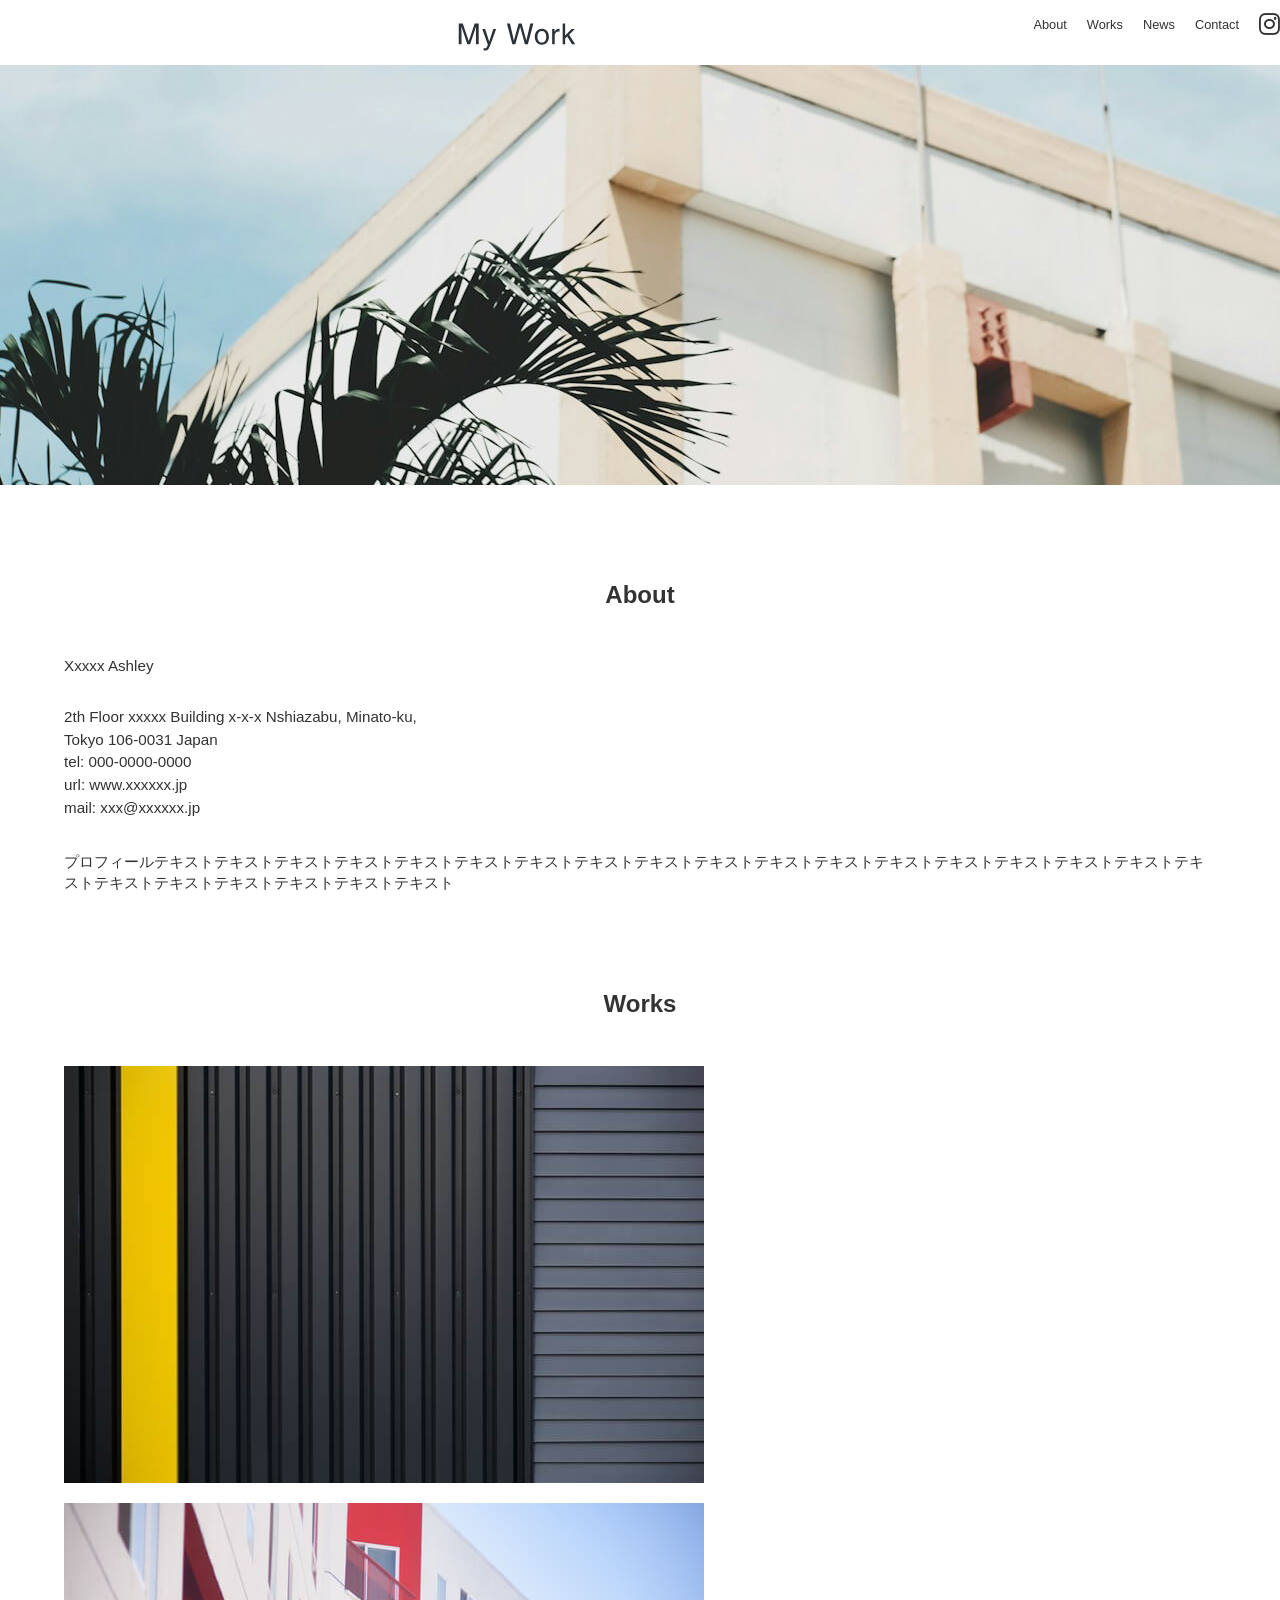
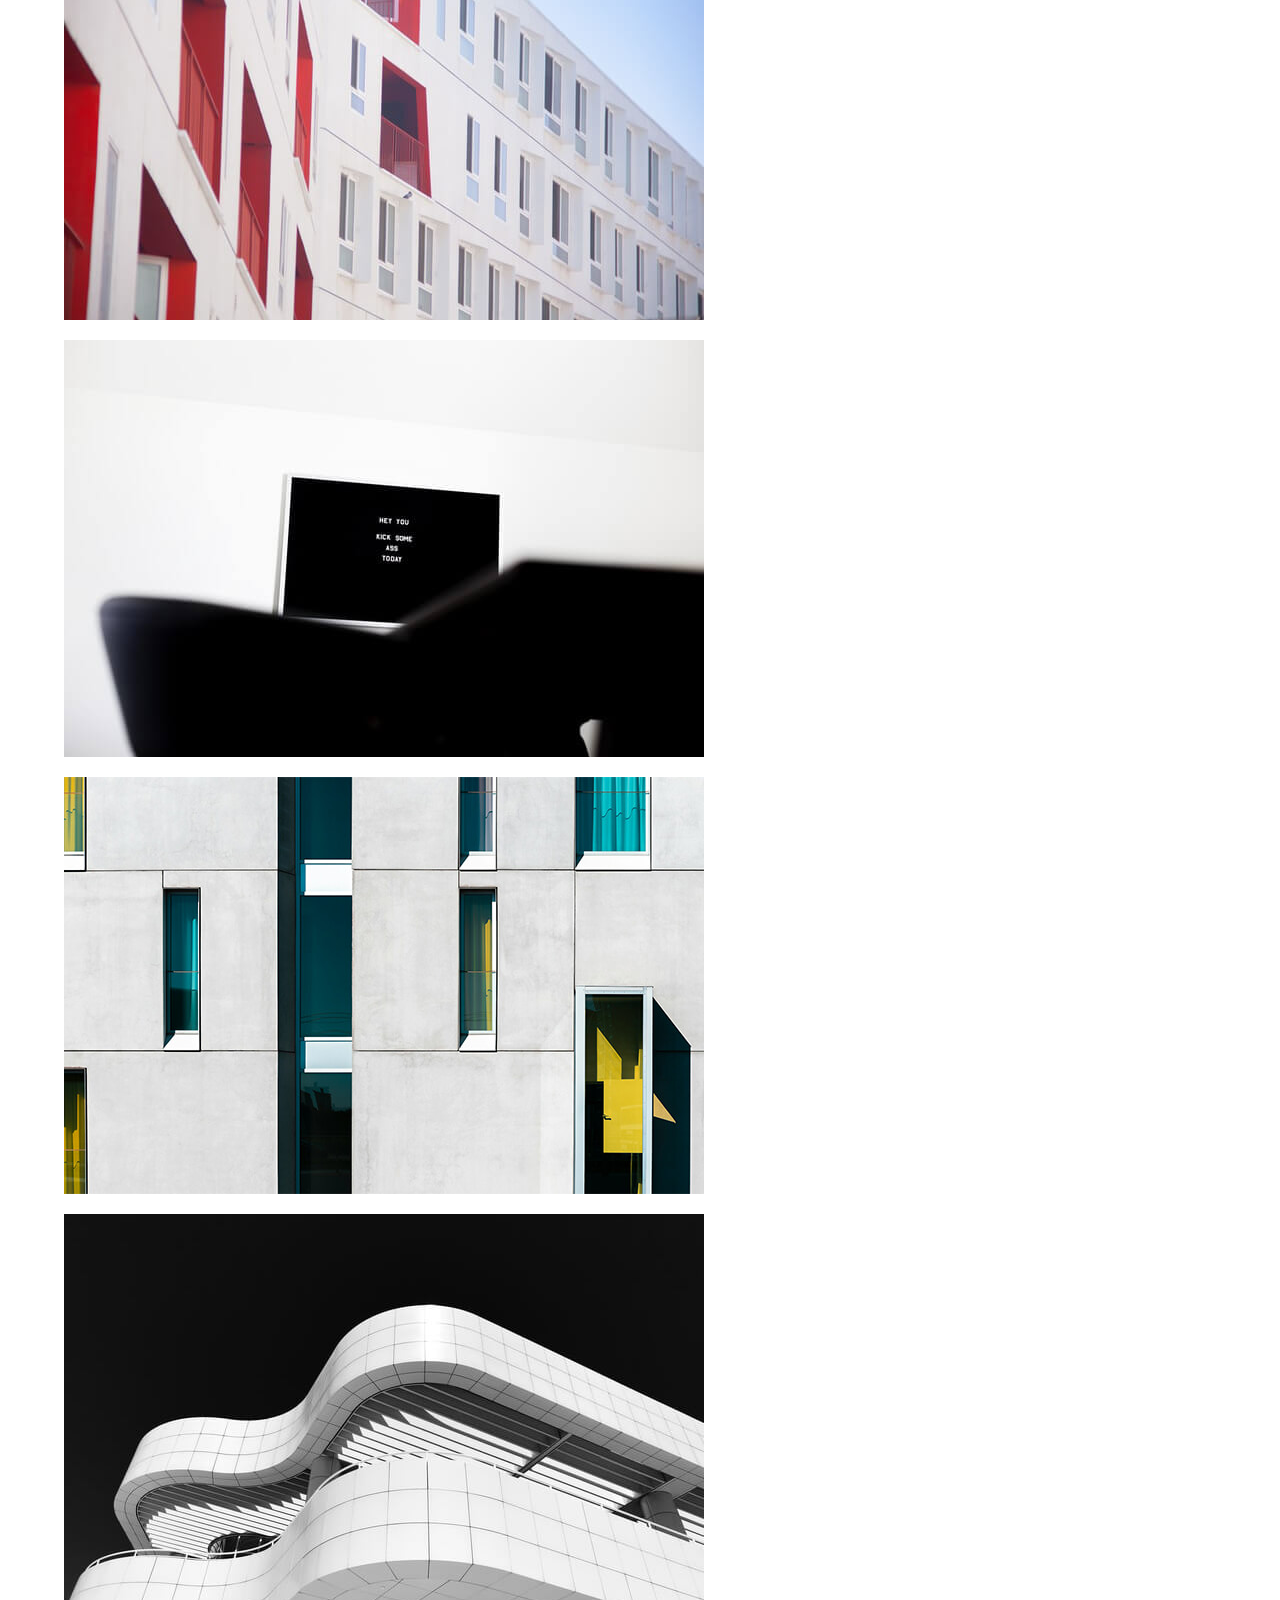
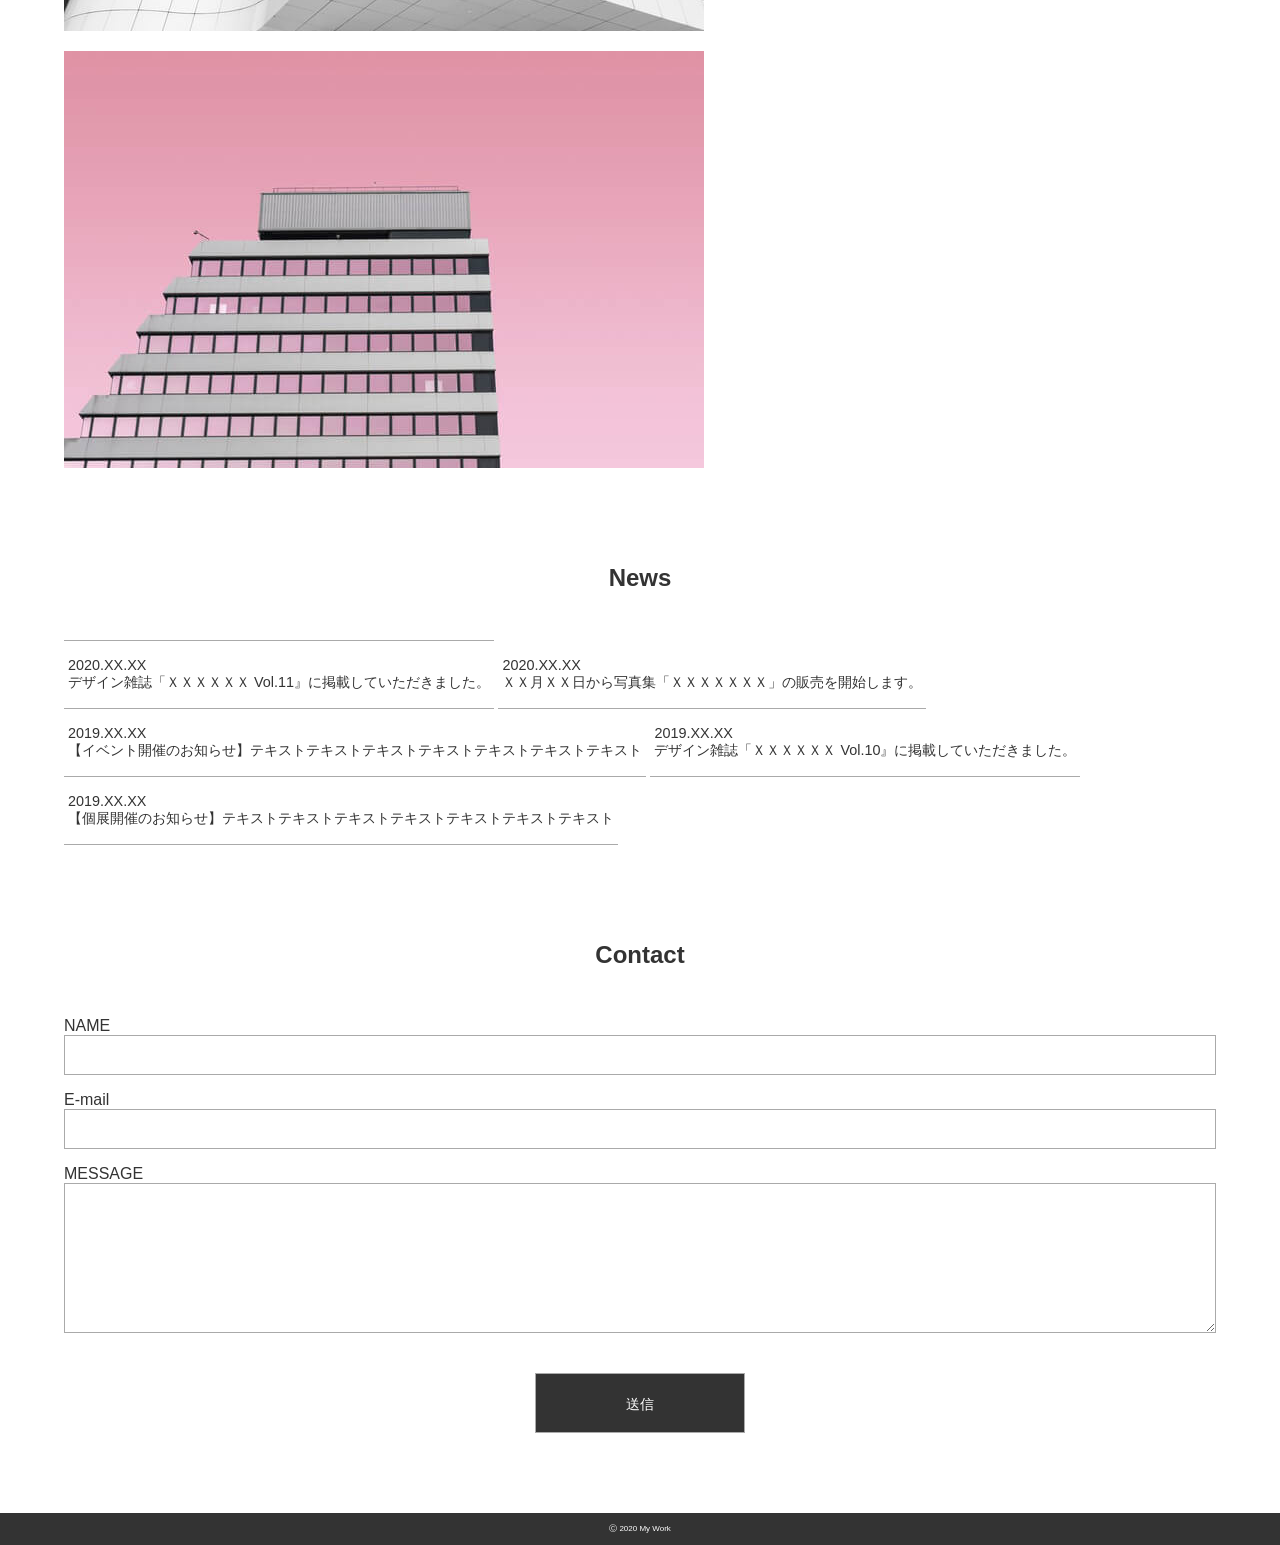
<file: begginer/My Work/index.html>
<head>
  <meta charset="UTF-8" />
  <meta name="viewport" content="width=device-width, initial-scale=1.0" />
  <title>My Work</title>
  <link rel="stylesheet" href="style.css" />
  <link rel="icon" href="img/favicon.ico" />
  <link
    rel="stylesheet"
    href="https://cdnjs.cloudflare.com/ajax/libs/font-awesome/6.0.0/css/all.min.css"
  />
</head>
<body>
  <header>
    <a class="site-title" href="#"><img src="img/logo.svg" alt="logo" /></a>
    <nav>
      <ul>
        <li><a href="#about">About</a></li>
        <li><a href="#works">Works</a></li>
        <li><a href="#news">News</a></li>
        <li><a href="#contact">Contact</a></li>
        <li>
          <a href="https://www.instagram.com" target="_blank"
            ><i class="fab fa-instagram"></i
          ></a>
        </li>
      </ul>
    </nav>
  </header>
  <picture class="main-visual">
    <source media="(min-width:600px)" srcset="img/mainvisual-pc.jpg">
    <img src="img/mainvisual-sp.jpg" alt="main-visual" />
  </picture>
  <main>
    <section id="about">
      <div class="container">
        <div class="section-title">About</div>
        <div class="who">Xxxxx Ashley</div>
        <div class="information">
          <p>
            2th Floor xxxxx Building x-x-x Nshiazabu, Minato-ku,<br>Tokyo 106-0031
            Japan
          </p>
          <p>tel: 000-0000-0000</p>
          <p>url: www.xxxxxx.jp</p>
          <p>mail: xxx@xxxxxx.jp</p>
        </div>
        <div class="profile-text">
          プロフィールテキストテキストテキストテキストテキストテキストテキストテキストテキストテキストテキストテキストテキストテキストテキストテキストテキストテキストテキストテキストテキストテキストテキストテキスト
        </div>
      </div>
    </section>
    <section id="works">
      <div class="container">
        <div class="section-title">
          Works
        </div>
        <div class="photos">
          <div class="work">
            <img src="img/works1.jpg" alt="photo1" />
          </div>
          <div class="work">
            <img src="img/works2.jpg" alt="photo2" />
          </div>
          <div class="work">
            <img src="img/works3.jpg" alt="photo3" />
          </div>
          <div class="work">
            <img src="img/works4.jpg" alt="photo4" />
          </div>
          <div class="work">
            <img src="img/works5.jpg" alt="photo5" />
          </div>
          <div class="work">
            <img src="img/works6.jpg" alt="photo6" />
          </div>
        </div>
    </section>
    <section id="News">
      <div class="section-title">
        News
      </div>
      <div class="contents">
        <div class="news">
          <div class="date">
            2020.XX.XX
          </div>
          <div class="text">
            デザイン雑誌「ＸＸＸＸＸＸ Vol.11』に掲載していただきました。
          </div>
        </div>
        <div class="news">
          <div class="date">
            2020.XX.XX
          </div>
          <div class="text">
            ＸＸ月ＸＸ日から写真集「ＸＸＸＸＸＸＸ」の販売を開始します。
          </div>
        </div>
        <div class="news">
          <div class="date">
            2019.XX.XX
          </div>
          <div class="text">
            【イベント開催のお知らせ】テキストテキストテキストテキストテキストテキストテキスト
          </div>
        </div>
        <div class="news">
          <div class="date">
            2019.XX.XX
          </div>
          <div class="text">
            デザイン雑誌「ＸＸＸＸＸＸ Vol.10』に掲載していただきました。
          </div>
        </div>
        <div class="news">
          <div class="date">
            2019.XX.XX
          </div>
          <div class="text">
            【個展開催のお知らせ】テキストテキストテキストテキストテキストテキストテキスト
          </div>
        </div>
      </div>
    </section>
  </main>
  <section class="contact">
    <div class="section-title">
      Contact
    </div>
    <div class="forms">
      <div class="name">
        <div class="title">
          NAME
        </div>
        <input type="text" name="name"/>
      </div>
      <div class="email">
        <div class="title">
          E-mail
        </div>
        <input type="email" name="e-mail"/>
      </div>
      <div class="message">
        <div class="title">
          MESSAGE
        </div>
        <textarea name="message"></textarea>
      </div>
      <div class="submit">
        <input type="submit" value="送信" />
      </div>
    </div>
  </section>
  <footer>
    <p>Ⓒ 2020 My Work</p>
  </footer>
</body>
</file>
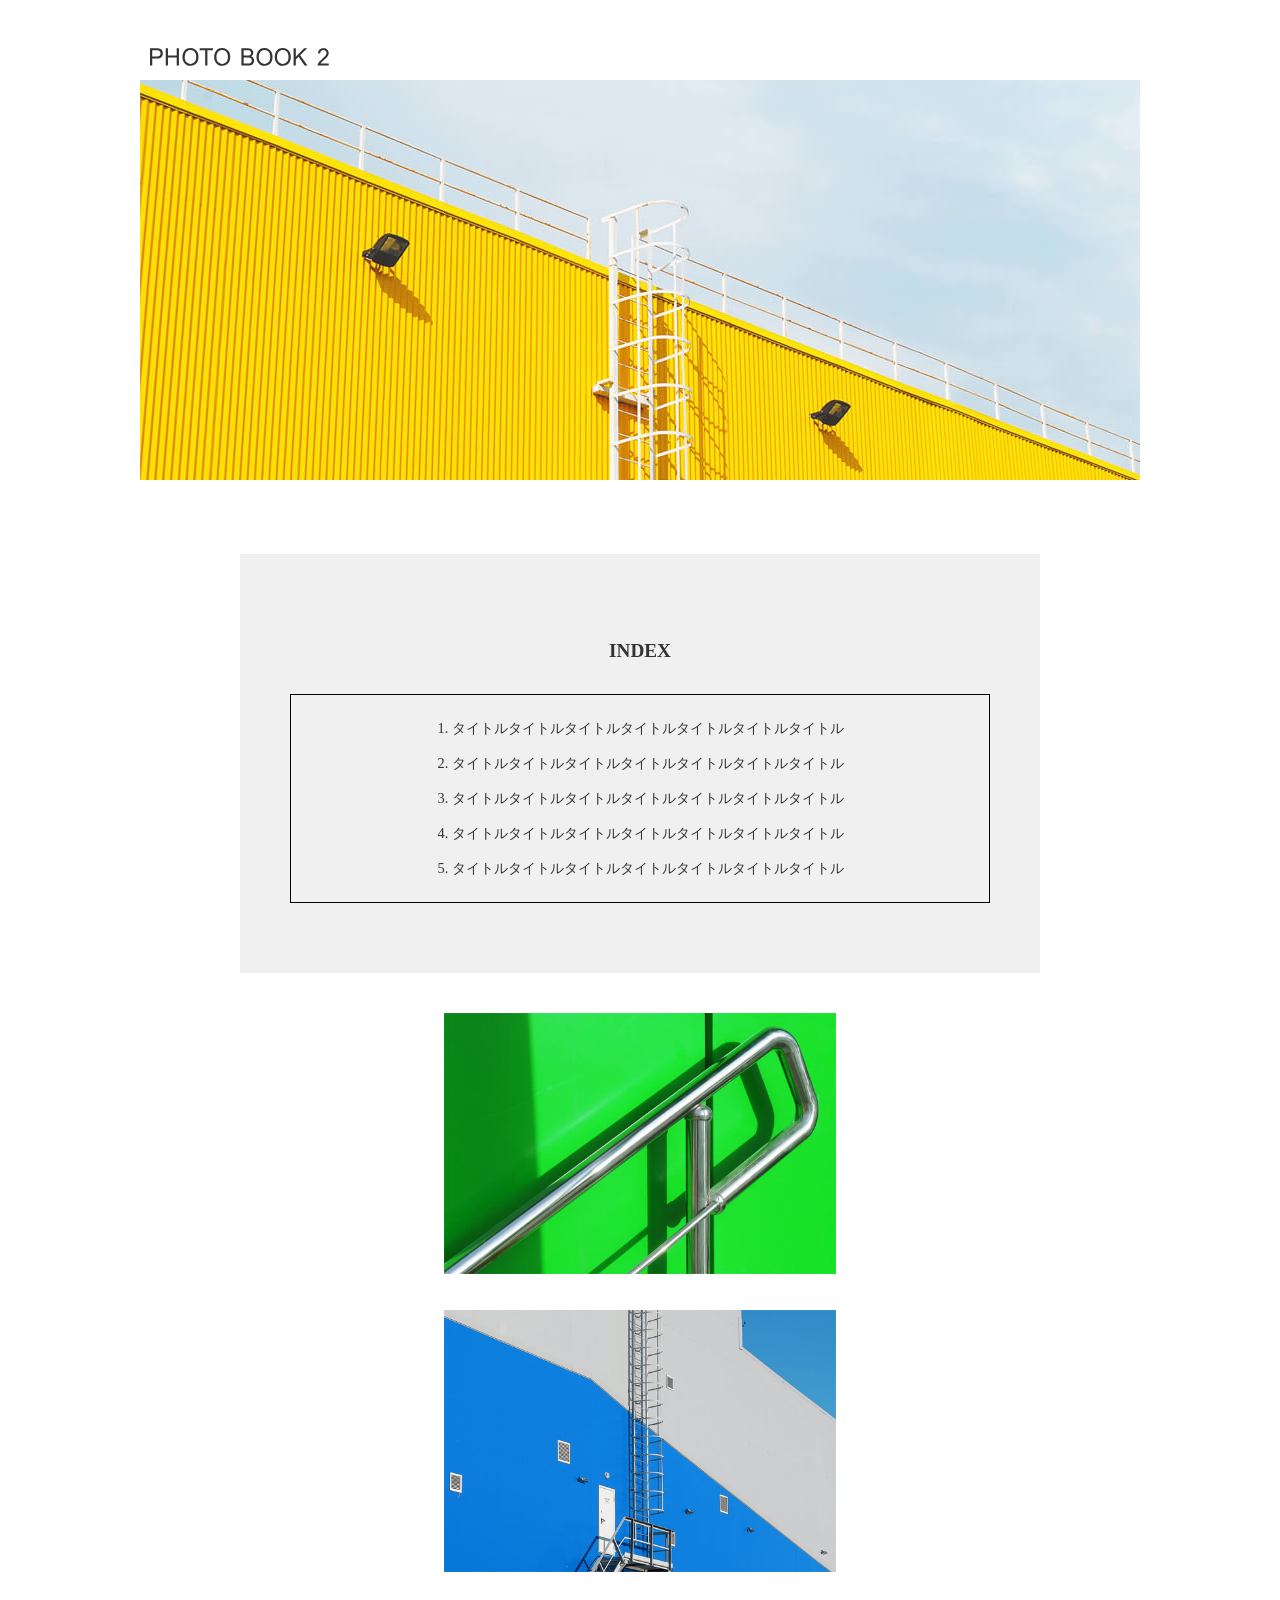
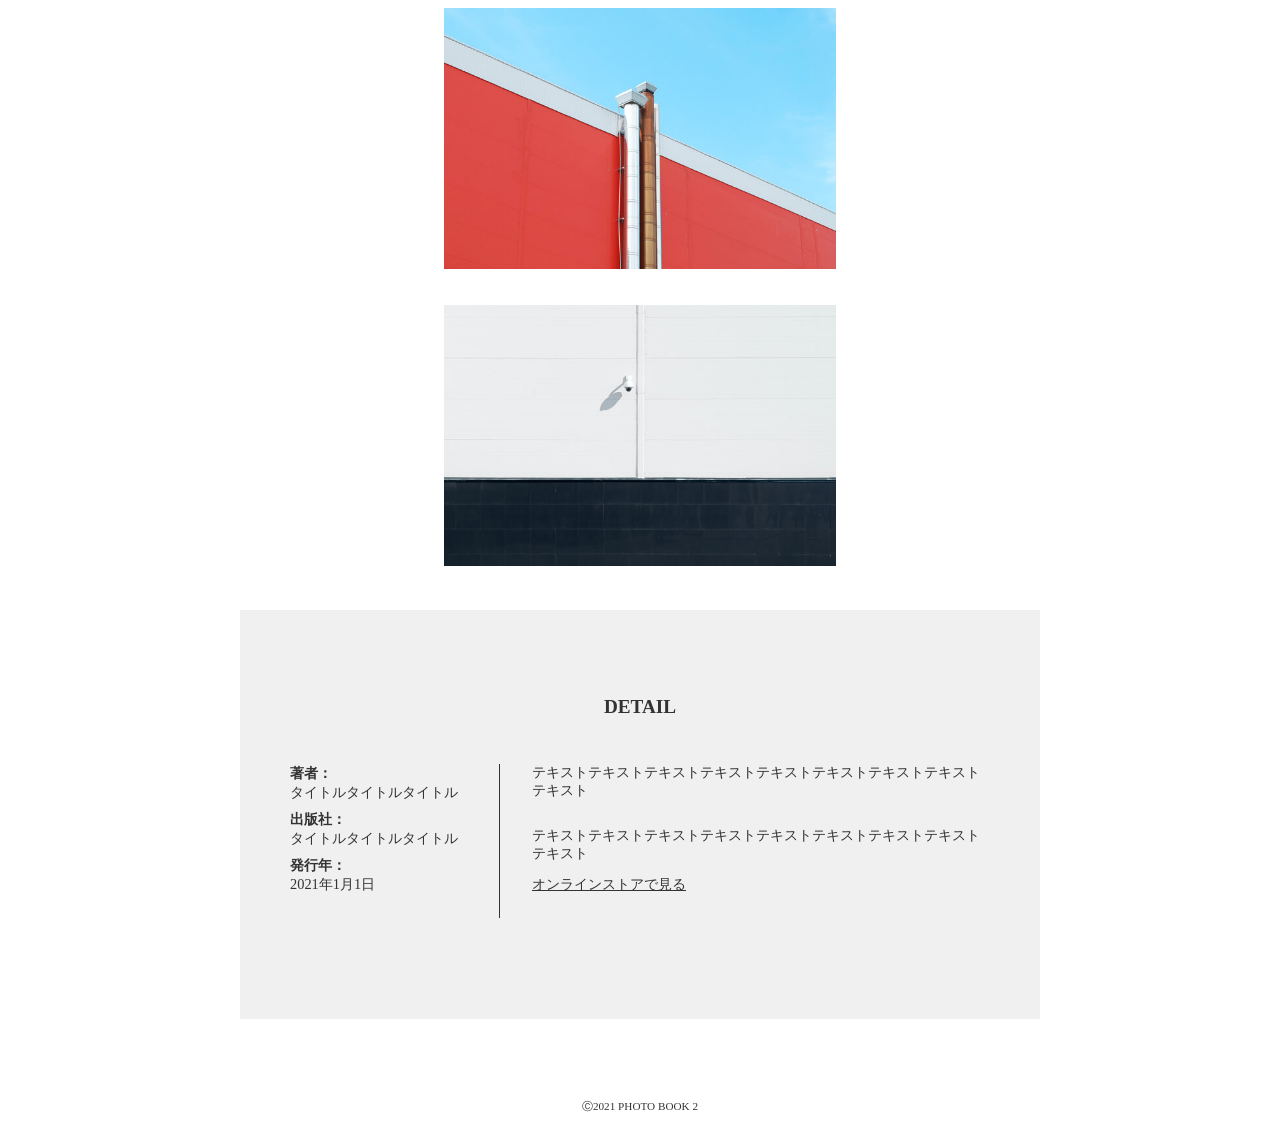
<file: introduction/PHOTO BOOK 2/index.html>
<!doctype html>
<html lang="ja">
  <head>
    <meta charset="UTF-8" />
    <meta name="viewport" content="width=device-width, initial-scale=1.0" />
    <title>PHOTO BOOK 2</title>
    <link rel="stylesheet" href="style.css" />
    <link rel="icon" href="img/favicon.ico" />
  </head>
  <body>
    <div class="container">
      <header>
        <a href="#">
          <img src="img/logo.svg" alt="logo" />
        </a>
      </header>
      <div class="main-visual">
        <img src="img/mainvisual.jpg" alt="Main Visual" />
      </div>
      <section class="index">
        <div class="inner">
          <h2 class="section-title">INDEX</h2>
          <div class="index-list">
            <ol>
              <li>タイトルタイトルタイトルタイトルタイトルタイトルタイトル</li>
              <li>タイトルタイトルタイトルタイトルタイトルタイトルタイトル</li>
              <li>タイトルタイトルタイトルタイトルタイトルタイトルタイトル</li>
              <li>タイトルタイトルタイトルタイトルタイトルタイトルタイトル</li>
              <li>タイトルタイトルタイトルタイトルタイトルタイトルタイトル</li>
            </ol>
          </div>
        </div>
      </section>
      <section class="gallery">
        <div class="inner">
          <div class="photos">
            <div class="photo">
              <img src="img/photo1.jpg" alt="Photo 1" />
            </div>
            <div class="photo">
              <img src="img/photo2.jpg" alt="Photo 2" />
            </div>
            <div class="photo">
              <img src="img/photo3.jpg" alt="Photo 3" />
            </div>
            <div class="photo">
              <img src="img/photo4.jpg" alt="Photo 4" />
            </div>
          </div>
        </div>
      </section>
      <section class="detail">
        <div class="inner">
          <h2 class="section-title">DETAIL</h2>
          <div class="detail-container">
            <div class="detail-meta">
              <dl class="info-list">
                <dt>著者：</dt>
                <dd>タイトルタイトルタイトル</dd>
                <dt>出版社：</dt>
                <dd>タイトルタイトルタイトル</dd>
                <dt>発行年：</dt>
                <dd>2021年1月1日</dd>
              </dl>
            </div>
            <div class="detail-text">
              <p>
                テキストテキストテキストテキストテキストテキストテキストテキストテキスト
              </p>
              <p>
                テキストテキストテキストテキストテキストテキストテキストテキストテキスト
              </p>
              <a href="#">オンラインストアで見る</a>
            </div>
          </div>
        </div>
      </section>
      <footer>Ⓒ2021 PHOTO BOOK 2</footer>
    </div>
  </body>
</html>
</file>
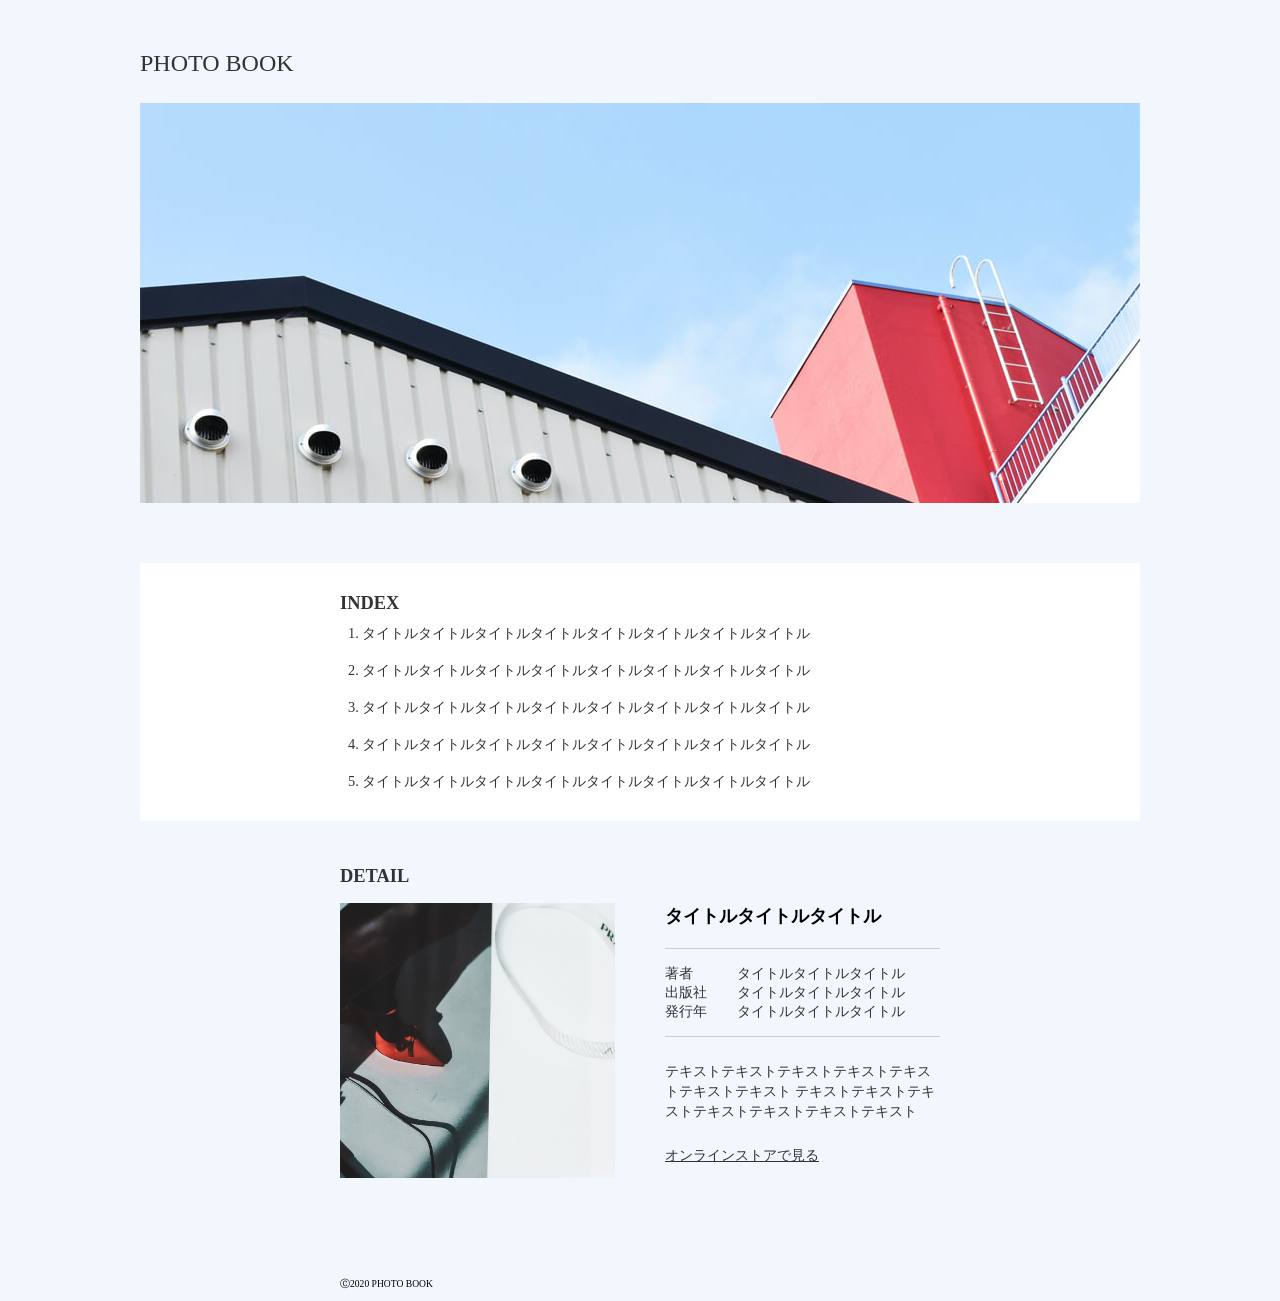
<file: introduction/PHOTO BOOK/index.html>
<html>
  <head>
    <title>PHOTO BOOK</title>
    <meta charset="UTF-8" />
    <meta name="viewport" content="width=device-width, initial-scale=1.0" />
    <link rel="stylesheet" href="style.css" />
    <link rel="icon" href="img/favicon.ico" />
  </head>
  <body>
    <header>
      <h1>PHOTO BOOK</h1>
    </header>
    <div class="main-visual">
      <img src="img/mainvisual.jpg" alt="メインビジュアル" />
    </div>
    <section class="index">
      <div class="index-content">
        <div class="section-title">
          <h2>INDEX</h2>
        </div>
        <ol class="index-list">
          <li>
            タイトルタイトルタイトルタイトルタイトルタイトルタイトルタイトル
          </li>
          <li>
            タイトルタイトルタイトルタイトルタイトルタイトルタイトルタイトル
          </li>
          <li>
            タイトルタイトルタイトルタイトルタイトルタイトルタイトルタイトル
          </li>
          <li>
            タイトルタイトルタイトルタイトルタイトルタイトルタイトルタイトル
          </li>
          <li>
            タイトルタイトルタイトルタイトルタイトルタイトルタイトルタイトル
          </li>
        </ol>
      </div>
    </section>
    <section class="detail">
      <h2 class="detail-title">DETAIL</h2>
      <div class="detail-content">
        <div class="detail-img">
          <img src="img/detail.jpg" alt="detail画像" />
        </div>
        <div class="information">
          <h2 class="sub-title">タイトルタイトルタイトル</h2>
          <div class="detail-information">
            <ul class="item">
              <li>著者</li>
              <li>出版社</li>
              <li>発行年</li>
            </ul>
            <ul class="content">
              <li>タイトルタイトルタイトル</li>
              <li>タイトルタイトルタイトル</li>
              <li>タイトルタイトルタイトル</li>
            </ul>
          </div>
          <div class="many-text">
            <p>
              テキストテキストテキストテキストテキストテキストテキスト
              テキストテキストテキストテキストテキストテキストテキスト
            </p>
          </div>
          <a href="#" target="_blank" class="online-store"
            >オンラインストアで見る</a
          >
        </div>
      </div>
    </section>
    <footer>Ⓒ2020 PHOTO BOOK</footer>
  </body>
</html>
</file>
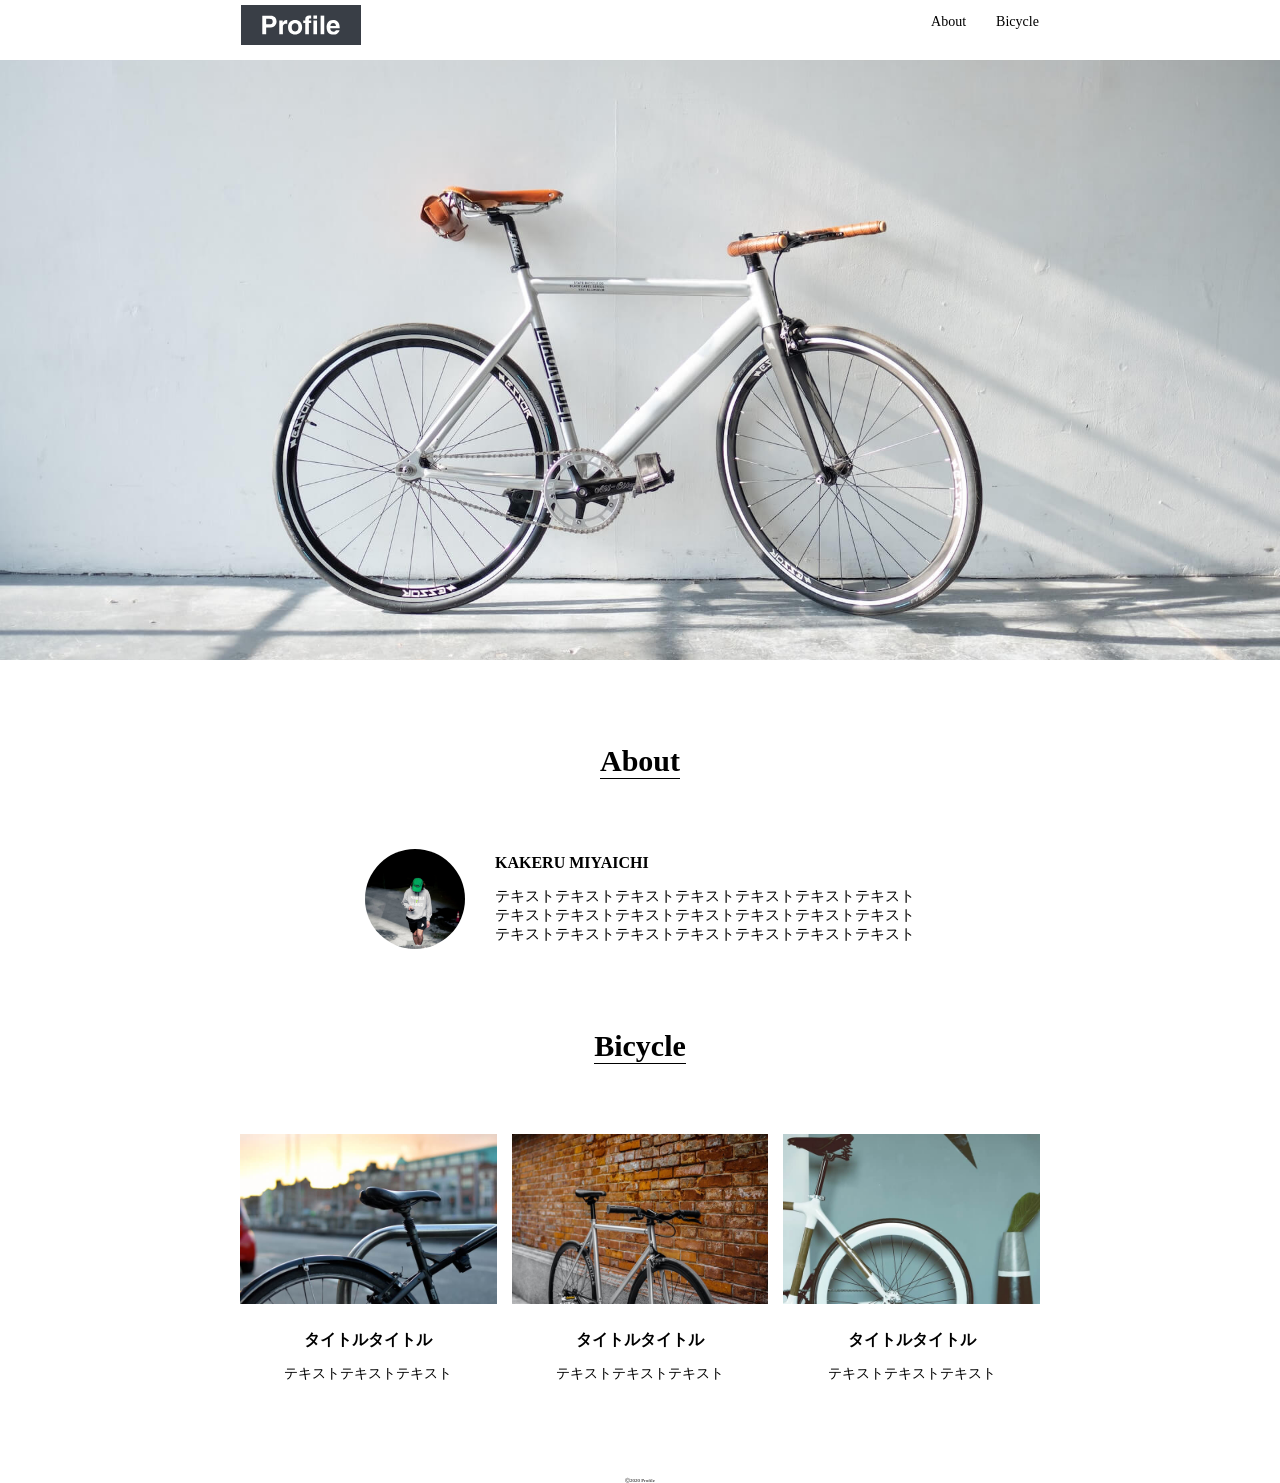
<file: introduction/profile_bicycle/index.html>
<!doctype html>
<html>
  <head>
    <meta charset="UTF-8" />
    <meta name="viewport" content="width=device-width, initial-scale=1.0" />
    <title>Profile</title>
    <link rel="stylesheet" href="style.css" />
    <link rel="icon" href="img/favicon.ico" />
  </head>
  <body>
    <header>
      <div class="container">
        <nav>
          <a href="#">
            <img class="logo" src="img/logo.svg" alt="" />
          </a>
          <ul>
            <li><a href="#about">About</a></li>
            <li><a href="#bicycle">Bicycle</a></li>
          </ul>
        </nav>
      </div>
    </header>
    <div class="main">
      <img class="main_visual" src="img/mainvisual.jpg" alt="" />
      <div class="about" id="about">
        <h2>About</h2>
        <div class="about-content">
          <img src="img/about.jpg" alt="" />
          <div class="about-text">
            <div class="name">KAKERU MIYAICHI</div>
            <div class="text">
              テキストテキストテキストテキストテキストテキストテキストテキストテキストテキストテキストテキストテキストテキストテキストテキストテキストテキストテキストテキストテキスト
            </div>
          </div>
        </div>
      </div>
      <div class="bicycle" id="bicycle">
        <h2>Bicycle</h2>
        <div class="pictures">
          <div class="picture">
            <img src="img/bicycle1.jpg" alt="" />
            <div class="text">
              <h3>タイトルタイトル</h3>
              <p>テキストテキストテキスト</p>
            </div>
          </div>
          <div class="picture">
            <img src="img/bicycle2.jpg" alt="" />
            <div class="text">
              <h3>タイトルタイトル</h3>
              <p>テキストテキストテキスト</p>
            </div>
          </div>
          <div class="picture">
            <img src="img/bicycle3.jpg" alt="" />
            <div class="text">
              <h3>タイトルタイトル</h3>
              <p>テキストテキストテキスト</p>
            </div>
          </div>
        </div>
      </div>
    </div>
    <footer>Ⓒ2020 Profile</footer>
  </body>
</html>
</file>
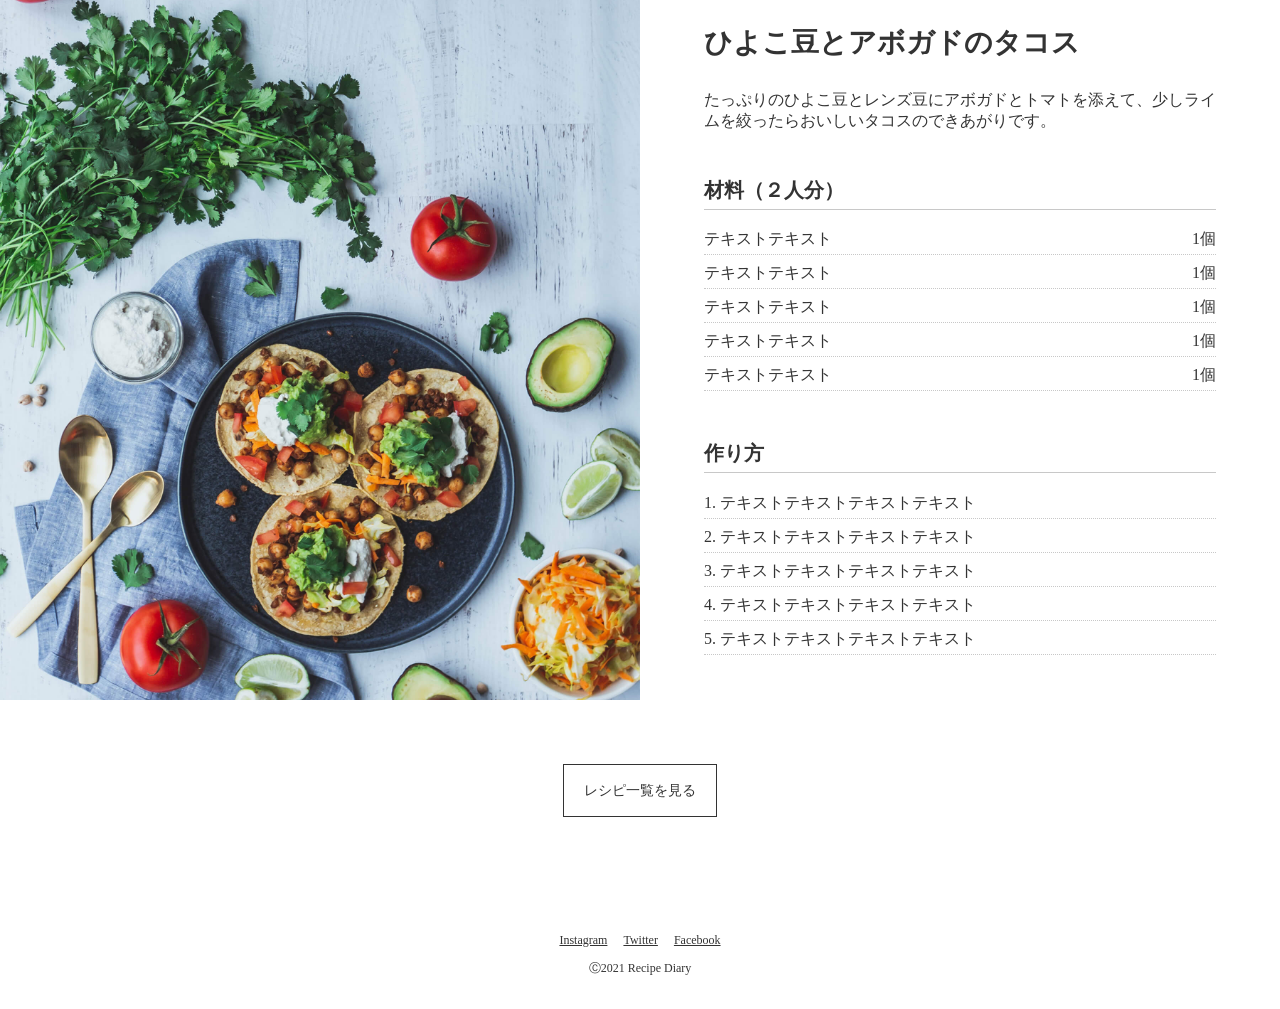
<file: introduction/Recipe Diary 2/index.html>
<!doctype html>
<html lang="ja">
  <head>
    <meta charset="UTF-8" />
    <meta name="viewport" content="width=device-width, initial-scale=1.0" />
    <title>Recipe Diary</title>
    <link rel="stylesheet" href="style.css" />
    <link rel="icon" href="img/favicon.ico" />
  </head>
  <body>
    <div class="main-content">
      <header>
        <img src="img/recipe.jpg" alt="recipe-image" class="recipe-photo" />
      </header>
      <div class="content">
        <section class="title-section">
          <div class="title">ひよこ豆とアボガドのタコス</div>
          <p>
            たっぷりのひよこ豆とレンズ豆にアボガドとトマトを添えて、少しライムを絞ったらおいしいタコスのできあがりです。
          </p>
        </section>
        <section class="ingredients-section">
          <div class="title">材料（２人分）</div>
          <ul class="ingredients-list">
            <li>
              <span class="name">テキストテキスト</span>
              <span class="quantity">1個</span>
            </li>
            <li>
              <span class="name">テキストテキスト</span>
              <span class="quantity">1個</span>
            </li>
            <li>
              <span class="name">テキストテキスト</span>
              <span class="quantity">1個</span>
            </li>
            <li>
              <span class="name">テキストテキスト</span>
              <span class="quantity">1個</span>
            </li>
            <li>
              <span class="name">テキストテキスト</span>
              <span class="quantity">1個</span>
            </li>
          </ul>
        </section>
        <section class="how-to-section">
          <div class="title">作り方</div>
          <ol class="text">
            <li>テキストテキストテキストテキスト</li>
            <li>テキストテキストテキストテキスト</li>
            <li>テキストテキストテキストテキスト</li>
            <li>テキストテキストテキストテキスト</li>
            <li>テキストテキストテキストテキスト</li>
          </ol>
        </section>
      </div>
    </div>
    <div class="recipe-btn">
      <a href="..\Recipe Diary\index.html">レシピ一覧を見る</a>
    </div>
    <footer>
      <div class="sns">
        <div class="btn">
          <a href="#">Instagram</a>
          <a href="#">Twitter</a>
          <a href="#">Facebook</a>
        </div>
      </div>
      <p>Ⓒ2021 Recipe Diary</p>
    </footer>
  </body>
</html>
</file>
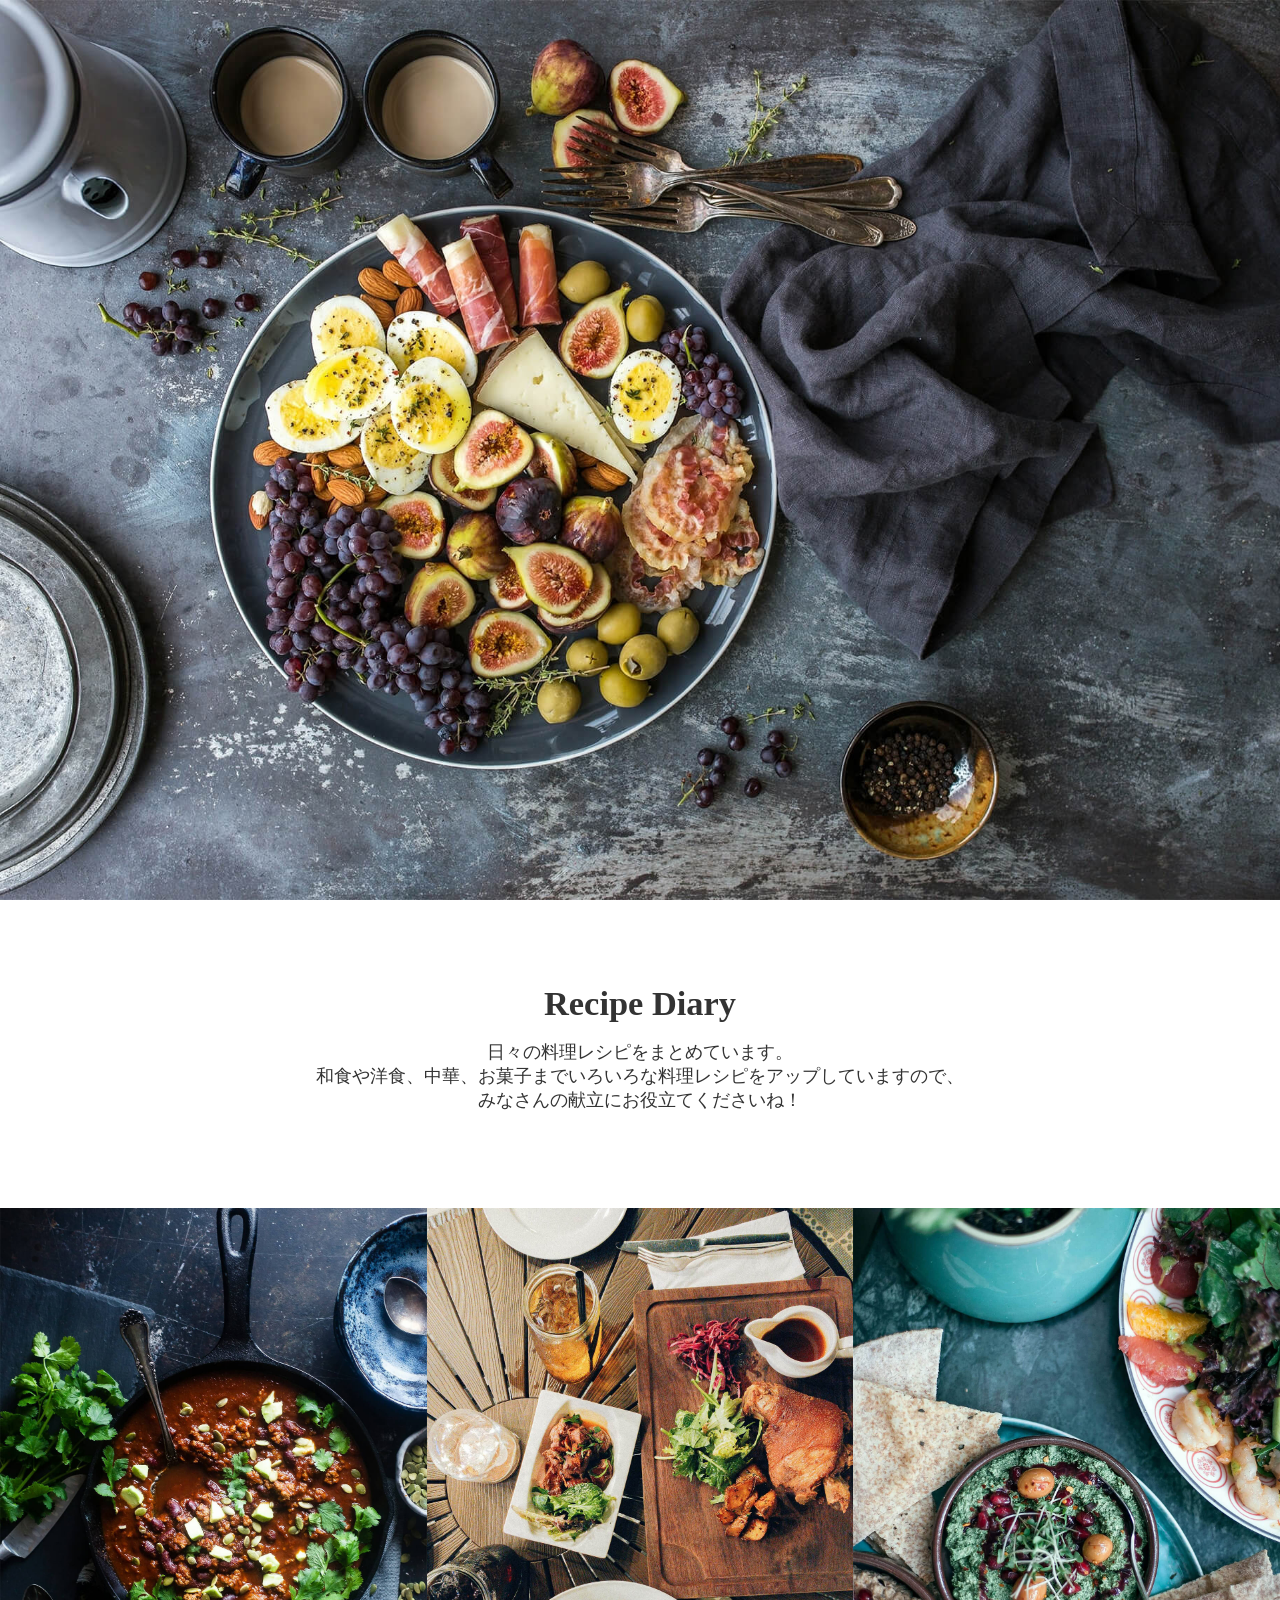
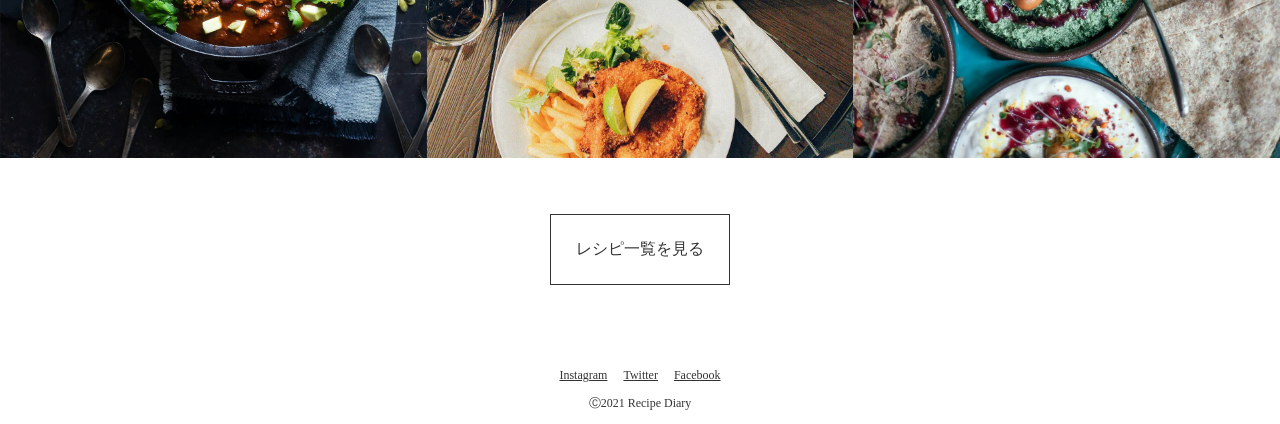
<file: introduction/Recipe Diary/index.html>
<!doctype html>
<html lang="ja">
  <head>
    <meta charset="UTF-8" />
    <meta name="viewport" content="width=device-width, initial-scale=1.0" />
    <title>Recipe Diary</title>
    <link rel="stylesheet" href="style.css" />
    <link rel="icon" href="img/favicon.ico" />
  </head>
  <body>
    <header>
      <img src="img/mainvisual.jpg" alt="main-visual" class="main-visual" />
    </header>
    <section class="main">
      <div class="container">
        <div class="title">Recipe Diary</div>
        <div class="comment">
          日々の料理レシピをまとめています。<br />
          和食や洋食、中華、お菓子までいろいろな料理レシピをアップしていますので、<br />
          みなさんの献立にお役立てくださいね！
        </div>
      </div>
    </section>
    <section class="photos">
      <div class="photo"><img src="img/recipe1.jpg" alt="recipe1" /></div>
      <div class="photo"><img src="img/recipe2.jpg" alt="recipe2" /></div>
      <div class="photo"><img src="img/recipe3.jpg" alt="recipe3" /></div>
    </section>
    <div class="recipe">
      <a href="#">レシピ一覧を見る</a>
    </div>
    <footer>
      <div class="sns">
        <div class="buttons">
          <div class="Instagram"><a href="#">Instagram</a></div>
          <div class="Twitter"><a href="#">Twitter</a></div>
          <div class="" Facebook><a href="#">Facebook</a></div>
        </div>
      </div>
      <p>Ⓒ2021 Recipe Diary</p>
    </footer>
  </body>
</html>
</file>
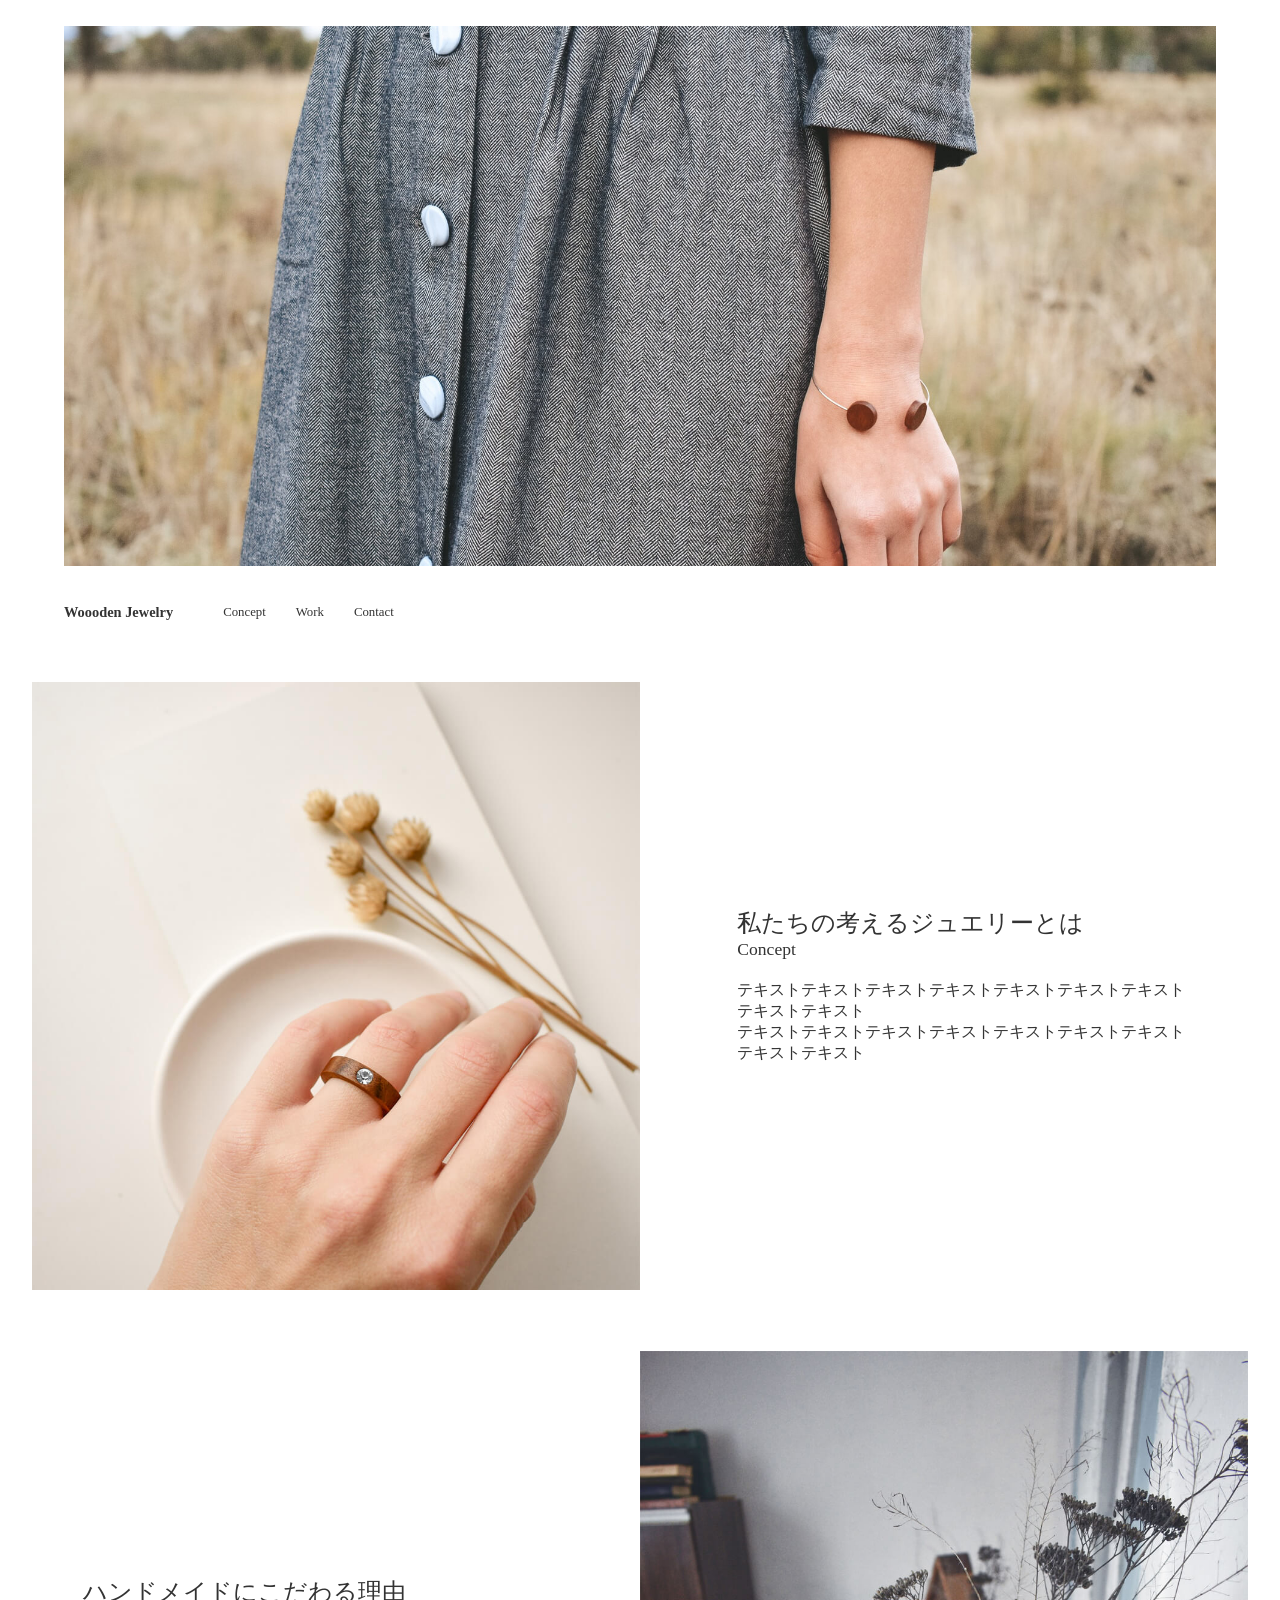
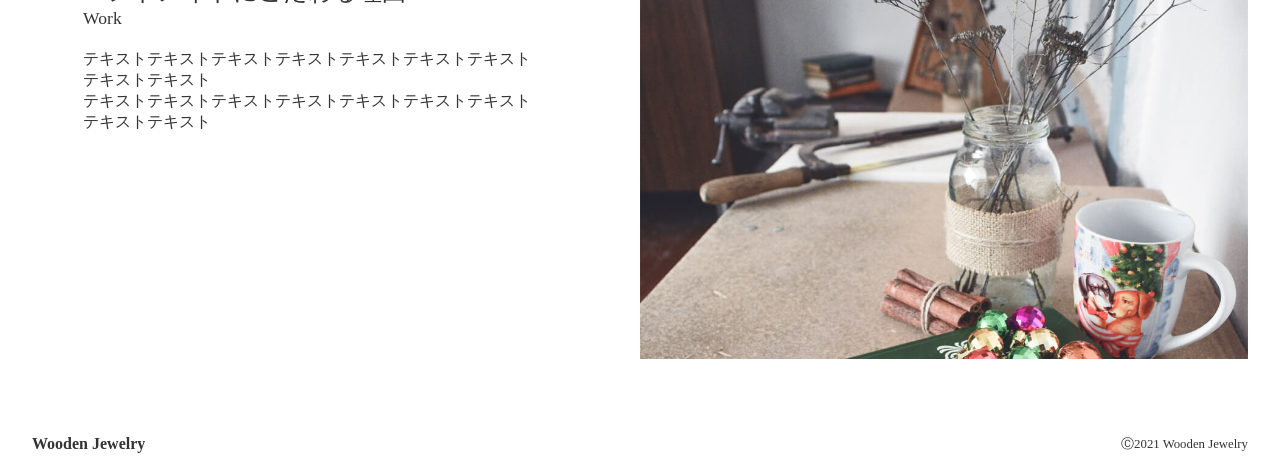
<file: introduction/Wooden Jewelry/index.html>
<head>
  <meta charset="UTF-8" />
  <meta name="viewport" content="width=device-width, initial-scale=1.0" />
  <title>Wooden Jewelry</title>
  <link rel="stylesheet" href="style.css" />
  <link rel="icon" href="img/favicon.ico" />
</head>
<body>
  <img src="img/mainvisual.jpg" class="main-visual" alt="main-visual" />
  <header>
    <a href="#" class="head">Woooden Jewelry</a>
    <div class="btns">
      <a href="#concept">Concept</a>
      <a href="#work">Work</a>
      <a href="mailto:xxxxx@xxx.xxx?subject=お問い合わせ">Contact</a>
    </div>
  </header>
  <div class="main">
    <section id="concept">
      <img src="img/concept.jpg" alt="concept-photo" />
      <div class="contents">
        <div class="title">私たちの考えるジュエリーとは</div>
        <div class="sub-title">Concept</div>
        <p>
          テキストテキストテキストテキストテキストテキストテキストテキストテキスト
        </p>
        <p>
          テキストテキストテキストテキストテキストテキストテキストテキストテキスト
        </p>
      </div>
    </section>
    <section id="work">
      <img src="img/work.jpg" alt="work-photo" />
      <div class="contents">
        <div class="title">ハンドメイドにこだわる理由</div>
        <div class="sub-title">Work</div>
        <p>
          テキストテキストテキストテキストテキストテキストテキストテキストテキスト
        </p>
        <p>
          テキストテキストテキストテキストテキストテキストテキストテキストテキスト
        </p>
      </div>
    </section>
  </div>
  <footer>
    <p class="left">Wooden Jewelry</p>
    <p class="right">Ⓒ2021 Wooden Jewelry</p>
  </footer>
</body>
</file>
<file: begginer/My Work/style.css>
* {
  box-sizing: border-box;
}
html {
  font-size: 100%;
}
img {
  max-width: 100%;
  margin: 0;
}
body {
  color: #333333;
  font-family: "Arial", sans-serif;
  margin: 0;
  padding: 0;
}
li {
  list-style: none;
  margin: 0;
  padding: 0;
}
p {
  margin: 0;
}
header {
  display: flex;
  justify-content: center;
  flex-direction: column;
}
header a {
  margin: 1rem auto 0.8rem auto;
}
header nav ul {
  display: flex;
  justify-content: center;
  align-items: center;
  gap: 20px;
  margin: 0 0 1rem 0;
  padding: 0;
}
header nav ul li a {
  color: #333333;
  text-decoration: none;
  font-size: 0.8rem;
}
header nav ul li a:hover {
  opacity: 0.7;
}
header nav ul li i {
  font-size: 1.5rem;
}
.main-visual img {
  width: 100%;
  height: 420px;
  object-fit: cover;
}
.container {
  width: 90%;
  margin: 0 auto;
  font-size: 0.95rem;
}
.section-title {
  font-weight: bold;
  font-size: 1.5rem;
  margin: 6rem 0 3rem 0;
  text-align: center;
}
.who {
  margin-bottom: 2rem;
}
.information {
  margin-bottom: 2rem;
}
.information p {
  line-height: 1.5;
}
.photos {
  display: flex;
  flex-direction: column;
  gap: 20px;
}
.contents {
  width: 90%;
  margin: 0 auto;
}
.news {
  display: inline-block;
  border-bottom: 1px solid #aaaaaa;
  padding: 1rem 0.25rem;
  font-size: 0.9rem;
}
.news:first-child {
  border-top: 1px solid #aaaaaa;
}
.forms {
  width: 90%;
  margin: 0 auto;
}
input {
  width: 100%;
  height: 40px;
  padding: 0.5rem;
  border: 1px solid #aaaaaa;
  margin-bottom: 1rem;
}
textarea {
  width: 100%;
  height: 150px;
  padding: 0.5rem;
  border: 1px solid #aaaaaa;
}
.submit input {
  display: block;
  width: 210px;
  height: 60px;
  background-color: #333333;
  color: white;
  padding: 0 40px;
  cursor: pointer;
  margin: 40px auto 80px auto;
  line-height: 60px;
  text-align: center;
  font-size: 0.9rem;
}
.submit input:hover {
  background-color: white;
  color: #333333;
  border: 1px solid #333333;
}
footer {
  background-color: #333333;
  color: white;
  text-align: center;
  padding: 0.65rem;
  font-size: 0.5rem;
}
@media (min-width: 600px) {
  header {
    flex-direction: row;
    align-items: center;
    justify-content: space-between;
  }
}
</file>
<file: introduction/PHOTO BOOK 2/style.css>
* {
  box-sizing: border-box;
}
html {
  font-size: 100%;
}
body {
  color: #333;
  margin: 0;
}
img {
  max-width: 100%;
}
header a {
  text-decoration: none;
  color: inherit;
}
.container {
  width: 100%;
  max-width: 1000px;
  margin: 0 auto;
}
.inner {
  width: 90%;
  max-width: 900px;
  margin: 0 auto;
  background-color: #f0f0f0;
  padding: 7% 5%;
  margin-bottom: 2.5rem;
}
header {
  width: 45%;
  max-width: 180px;
  margin: 3rem 0.65rem 0.65rem;
}
.main-visual {
  margin-bottom: 70px;
}
.gallery .inner {
  background-color: white;
  margin-bottom: 1.5rem;
  padding: 0;
}
.section-title {
  text-align: center;
  font-size: 1.2rem;
  margin-bottom: 2rem;
}
.index-list {
  width: 100%;
  text-align: left;
  padding: 1rem 0.8rem;
  font-size: 0.9rem;
  border: 1px solid black;
}
.index-list ol {
  text-align: left;
  display: block;
  padding: 0 0 0 1rem;
  gap: 1rem;
}
.index-list ol li {
  margin-bottom: 1rem;
}
.index-list ol li:last-child {
  margin-bottom: 0;
}
.photos {
  display: flex;
  flex-direction: column;
  align-items: center;
}
.photo {
  margin-bottom: 1rem;
  width: 80%;
}
@media (max-width: 768px) {
  .photo {
    width: 100%;
  }
}
.detail-meta {
  padding-bottom: 1rem;
}
.info-list {
  font-size: 0.9rem;
}
.detail-meta dl {
  border-bottom: 1px solid #333;
  padding-bottom: 1rem;
}
.info-list dt {
  font-weight: bold;
}
.info-list dd {
  margin: 0 0 1rem;
}
.detail-text {
  font-size: 0.85rem;
}
.detail-text a {
  color: inherit;
}
.detail-text a:hover {
  opacity: 0.7;
}
.detail .inner {
  margin-bottom: 5rem;
}
footer {
  font-size: 0.7rem;
  text-align: center;
  margin-bottom: 1rem;
}

@media (min-width: 1000px) {
  .photos {
    display: flex;
    gap: 1rem;
    flex-wrap: wrap;
  }
  .photo {
    width: 49%;
  }
  .inner {
    width: 80%;
  }
  .index-list {
    padding: 1.5rem 0.8rem;
  }
  .index-list ol {
    display: table;
    margin: 0 auto;
    text-align: center;
  }
  .detail-container {
    display: flex;
    justify-content: space-between;
    gap: 2rem;
  }
  .detail-meta {
    width: 30%;
  }
  .detail-text {
    flex: 1;
  }
  .info-list dd {
    margin: 0 0 0.5rem;
  }
  .detail-text {
    display: flex;
    flex-direction: column;
  }
  .detail-meta dl {
    border-right: 1px solid #333;
    border-bottom: none;
  }
}
</file>
<file: introduction/PHOTO BOOK/style.css>
* {
  box-sizing: border-box;
  max-width: 100%;
}
html {
  font-size: 100%;
}
body {
  max-width: 1000px;
  margin: 0 auto;
  background-color: #f1f7fd;
  box-sizing: border-box;
}
header h1 {
  font-size: 1.5rem;
  font-weight: normal;
  padding-top: 50px;
  color: #333333;
  padding-bottom: 10px;
}
.main-visual {
  width: 100%;
}
.main-visual img {
  width: 100%;
  display: block;
  margin: 0 auto;
}
.index {
  width: 100%;
  box-sizing: border-box;
  background-color: white;
  margin-top: 60px;
  padding: 30px 200px;
}
.index-content {
  display: inline-block;
  max-width: 600px;
}
.index-list {
  display: flex;
  flex-direction: column;
  gap: 18px;
  font-size: 0.9rem;
  margin: 0;
  padding: 0;
  list-style-position: inside;
  font-weight: normal;
  padding-left: 8px;
}
.section-title h2 {
  text-align: left;
  font-size: 1.15rem;
  margin: 0 0 10px 0;
  color: #333333;
}
.detail {
  width: 100%;
  padding: 30px 200px;
}
.detail-title {
  font-size: 1.15rem;
  color: #333333;
}
.detail-content {
  display: flex;
  width: 100%;
  gap: 50px;
  align-items: flex-start;
  box-sizing: border-box;
  margin-bottom: 70px;
}
.detail-img {
  flex: 1;
  min-width: 0;
}
.detail-img img {
  width: 100%;
  height: auto;
}
.information {
  flex: 1;
  display: flex;
  flex-direction: column;
  height: auto;
}
.information h2 {
  font-size: 1.15rem;
  margin-top: 0;
}
.sub-title {
  border-bottom: 1px solid #cccccc;
  padding-bottom: 20px;
  margin-bottom: 15px;
}
ul {
  list-style: none;
  padding-left: 0;
  margin: 0;
}
.detail-information {
  display: flex;
  font-size: 0.9rem;
  gap: 30px;
  padding-bottom: 15px;
  border-bottom: 1px solid #cccccc;
  margin-bottom: 10px;
}
.many-text {
  margin-bottom: 10px;
}
.many-text p {
  color: #333333;
  line-height: 1.4;
  font-size: 0.9rem;
}
li {
  color: #333333;
}
.online-store {
  color: #333333;
  font-size: 0.9rem;
}
footer {
  padding: 0 200px;
  text-align: left;
  font-size: 0.6rem;
  margin-bottom: 10px;
}
@media (max-width: 768px) {
  .index,
  .detail,
  footer{
    padding: 30px 10%;
  }
  .index-content,
  .detail-content,
  .detail-title{
    max-width: none;
    width: 100%;
    margin: 0;
    padding: 0;
    text-align: left;
  }
  header h1 {
    margin-bottom: 0;
    padding: 30px 3% 10px 3%;
    font-family: sans-serif;
  }
  .main-visual{
    padding: 0 3%;
  }
  .index {
    padding: 30px 0;
    text-align: center;
  }
  .index-content {
    display: inline-block;
    text-align: left;
    width: auto;
    max-width: 80%;
  }
  .index-list {
    display: block;
    list-style-position: outside;
    padding-left: 1rem;
  }
  .index-list li{
    margin-bottom: 10px;
  }
  .detail-content {
    flex-direction: column;
    gap: 30px;
    margin: 0 auto;
  }
  .detail-title{
    padding-bottom: 10px;
  }
  .detail-img{
    display: block;
    width: 100%;
  }

}
</file>
<file: introduction/profile_bicycle/style.css>
body {
  margin: 0;
  padding: 0;
}
header {
  position: fixed;
  top: 0;
  left: 0;
  width: 100%;
  background-color: white;
  align-items: center;
}
/* header .container {
  max-width: 1000px;
  margin: 0 auto;
} */
header nav {
  display: flex;
  justify-content: center;
  gap: 530px;
}
header img {
  width: 120px;
  height: auto;
  margin-top: 5px;
}
.main {
  margin-top: 60px;
}
ul {
  display: flex;
  list-style: none;
  gap: 30px;
  font-size: 14px;
}
ul li a {
  text-decoration: none;
  color: black;
  transition: 0.3s;
}
ul li a:hover {
  opacity: 0.6;
}
.main_visual {
  height: 600px;
  width: 100%;
  object-fit: cover;
  margin-bottom: 80px;
}
.about {
  width: 1000px;
  margin: 0 auto;
}
.about h2 {
  margin: 0 auto;
  font-size: 30px;
  margin-bottom: 70px;
  border-bottom: 1px solid black;
  width: fit-content;
}
.about-content {
  display: flex;
  margin: 0 auto;
  align-items: center;
  gap: 30px;
  width: 550px;
  margin-bottom: 80px;
}
.about-content img {
  border-radius: 50%;
  width: 100px;
  height: auto;
}
.name {
  font-size: 16px;
  font-weight: bold;
  margin-bottom: 15px;
}
.text {
  font-size: 15px;
}
.bicycle h2 {
  margin: 0 auto;
  font-size: 30px;
  border-bottom: 1px solid black;
  margin-bottom: 70px;
  width: fit-content;
}
.pictures {
  display: flex;
  margin: 0 auto 80px auto;
  gap: 15px;
  max-width: 800px;
}
.picture {
  width: 33%;
  text-align: center;
}
.picture img {
  width: 100%;
  height: auto;
  margin-bottom: 5px;
}
.picture .text {
  font-size: 14px;
}
.picture .text h3 {
  margin-bottom: 10px;
}
footer {
  font-size: 5px;
  text-align: center;
}

@media (max-width: 767px) {
  .about {
    width: 100%;
  }
  .about-content {
    flex-direction: column;
    margin: 0 10px;
    align-items: center;
    display: flex;
    width: 100%;
  }
  header nav {
    gap: 0;
    justify-content: space-between;
    padding: 0 20px;
  }
  .pictures {
    display: flex;
    flex-direction: column;
    align-items: center;
    margin: 0 auto;
    gap: 50px;
    padding: 0 10px;
    box-sizing: border-box;
    width: 100%;
  }
  .picture {
    width: 100%;
  }
  footer {
    margin-top: 100px;
    font-size: 10px;
  }
}
</file>
<file: introduction/Recipe Diary 2/style.css>
* {
  box-sizing: border-box;
}
html {
  font-size: 100%;
}
body {
  color: #333;
  margin: 0;
}
img {
  max-width: 100%;
}
ul {
  list-style: none;
  margin: 0;
  padding: 0;
}
.recipe-photo img {
  width: 100%;
  height: 500px;
  display: block;
  object-fit: scale-down;
  object-position: center 60%;
}
.title-section {
  width: 90%;
  margin: 0 auto;
}
.title-section .title {
  text-align: center;
  font-size: 1.75rem;
  margin: 1.25em 0 1em 0;
  font-weight: bold;
}
.title-section p {
  margin-bottom: 2.5em;
}
.ingredients-section {
  width: 90%;
  margin: 0 auto;
  margin-bottom: 2.5em;
}
.ingredients-section .title {
  font-size: 1.25rem;
  font-weight: bold;
  border-bottom: 1px solid #33333344;
  margin-bottom: 0.75em;
  padding: 0.25em 0;
}
.ingredients-list li {
  display: flex;
  justify-content: space-between;
  font-size: 1rem;
  border-bottom: 1px dotted #33333344;
  padding: 0.25em 0;
  margin-bottom: 0.25em;
}
.how-to-section {
  width: 90%;
  margin: 0 auto 2.75em auto;
}
.how-to-section .title {
  font-size: 1.25rem;
  font-weight: bold;
  border-bottom: 1px solid #33333344;
  margin-bottom: 0.75em;
  padding: 0.25em 0;
}
.how-to-section ol {
  list-style-position: inside;
  padding-left: 0;
}
.how-to-section li {
  margin-bottom: 0.25em;
  text-align: left;
  border-bottom: 1px dotted #33333344;
  padding: 0.25em 0;
  font-size: 1rem;
  width: 100%;
}
.recipe-btn a {
  display: block;
  width: 55%;
  margin: 0 auto;
  text-align: center;
  padding: 1.125em 0;
  color: #333;
  text-decoration: none;
  font-size: 0.9rem;
  border: 1px solid #333333;
  margin-bottom: 7em;
}
footer .sns {
  display: block;
  margin: 0 auto;
  width: 60%;
}
.btn {
  display: flex;
  justify-content: center;
  gap: 1em;
}
.btn a {
  font-size: 0.75rem;
  color: #333;
}
footer p {
  text-align: center;
  font-size: 0.75rem;
}
@media (min-width: 768px) {
}
@media (min-width: 1024px) {
  .main-content {
    display: flex;
    align-items: stretch;
  }
  .content {
    width: 50%;
    height: 700px;
    display: flex;
    flex-direction: column;
    padding: 1.5em 5%;
  }
  header {
    width: 50%;
    height: 700px;
  }
  header img {
    width: 100%;
    height: 100%;
    object-fit: cover;
    display: block;
  }
  .title-section,
  .ingredients-section,
  .how-to-section {
    width: 100%;
    margin-left: 0;
    margin-right: 0;
  }
  .title-section .title {
    text-align: left;
    margin-top: 0;
  }
  .recipe-btn a {
    margin: 4rem auto;
    width: 12%;
    margin-bottom: 8em;
  }
  footer {
    margin-bottom: 2em;
  }
}
</file>
<file: introduction/Recipe Diary/style.css>
* {
  box-sizing: border-box;
}
html {
  font-size: 100%;
}
body {
  color: #333;
  margin: 0;
}
img {
  max-width: 100%;
}
.main-visual {
  object-fit: cover;
  object-position: center top;
  height: 100vh;
  width: 100%;
  margin-bottom: 5rem;
}
.title {
  font-size: 2.15rem;
  font-weight: bold;
  text-align: center;
  margin-bottom: 0.5em;
}
.comment {
  text-align: center;
  margin-bottom: 6rem;
  font-size: 1.1rem;
}
.photo img {
  width: 100%;
  height: 500px;
  display: block;
  object-fit: cover;
  object-position: center 60%;
}
.recipe a {
  display: block;
  text-align: center;
  text-decoration: none;
  padding: 1em;
  color: #333;
  border: 1px solid #333;
  margin: 3.5rem auto 5rem;
  width: 60%;
}
footer .sns {
  display: block;
  margin: 0 auto;
  width: 60%;
}
.buttons {
  display: flex;
  justify-content: center;
  gap: 1em;
}
.buttons a {
  color: #333;
  font-size: 0.75rem;
}
footer p {
  text-align: center;
  font-size: 0.75rem;
}
@media (min-width: 1000px) {
  .photos {
    display: flex;
  }
  .photo {
    flex: 1;
  }
  .photo img {
    width: 100%;
    height: 550px;
    object-position: center;
  }
  .recipe a {
    width: 14%;
    padding: 1.5em;
  }
}
</file>
<file: introduction/Wooden Jewelry/style.css>
* {
  box-sizing: border-box;
}
img {
  max-width: 100%;
}
html {
  font-size: 100%;
}
body {
  color: #333;
  margin: 0;
  font-family: "Times New Roman", serif;
}
.main-visual {
  height: 450px;
  width: auto;
  align-items: stretch;
  object-fit: cover;
}
header {
  display: flex;
  margin: 20px 0 40px 20px;
  align-items: center;
}
header .head {
  font-size: 0.9rem;
  margin: 0;
  font-weight: bold;
}
header .btns {
  display: flex;
  gap: 30px;
  margin-left: 50px;
}
header a {
  text-decoration: none;
  color: #333;
  font-size: 0.8rem;
  margin: 0;
}
#concept img,
#work img {
  display: block;
  width: calc(100% - 40px);
  margin: 50px auto 0;
  object-fit: contain;
}
.title {
  font-size: 1.25rem;
  margin-top: 10px;
}
.contents {
  width: calc(100% - 40px);
  margin: 0 auto 50px auto;
}
.sub-title {
  margin-bottom: 20px;
  font-size: 1.1rem;
}
.contents p {
  margin: 0;
}
footer {
  display: flex;
  align-items: center;
  justify-content: space-between;
  width: calc(100% - 40px);
  margin: 0 auto;
}
footer .left {
  font-weight: bold;
}
footer .right {
  font-size: 0.8rem;
}
@media (min-width: 768px) {
  .main-visual {
    width: 90vw;
    height: auto;
    margin: 2vw auto;
    display: block;
    object-fit: contain;
  }
  header {
    display: flex;
    align-items: center;
    margin: 3vw 0 0 5vw;
  }
  .main {
    width: 95%;
    margin: 0 auto;
  }
  #concept {
    display: flex;
    gap: 8%;
    margin: 5% 0;
    align-items: center;
    flex-direction: row;
    justify-content: flex-start;
  }
  #work {
    display: flex;
    gap: 8%;
    margin: 5% 0;
    align-items: center;
    flex-direction: row-reverse;
  }
  #concept .contents,
  #work .contents {
    margin: 0;
  }
  #work .contents {
    display: flex;
    flex-direction: column;
    align-items: flex-end;
  }
  #work .contents .sub-title {
    width: 90%;
    text-align: left;
  }
  #concept img,
  #work img {
    width: 50%;
    margin: 0;
  }
  .contents .title {
    width: 90%;
    font-size: 1.5rem;
    margin-top: 0;
  }
  .contents p {
    width: 90%;
  }
  footer {
    width: 95%;
  }
}
</file>
